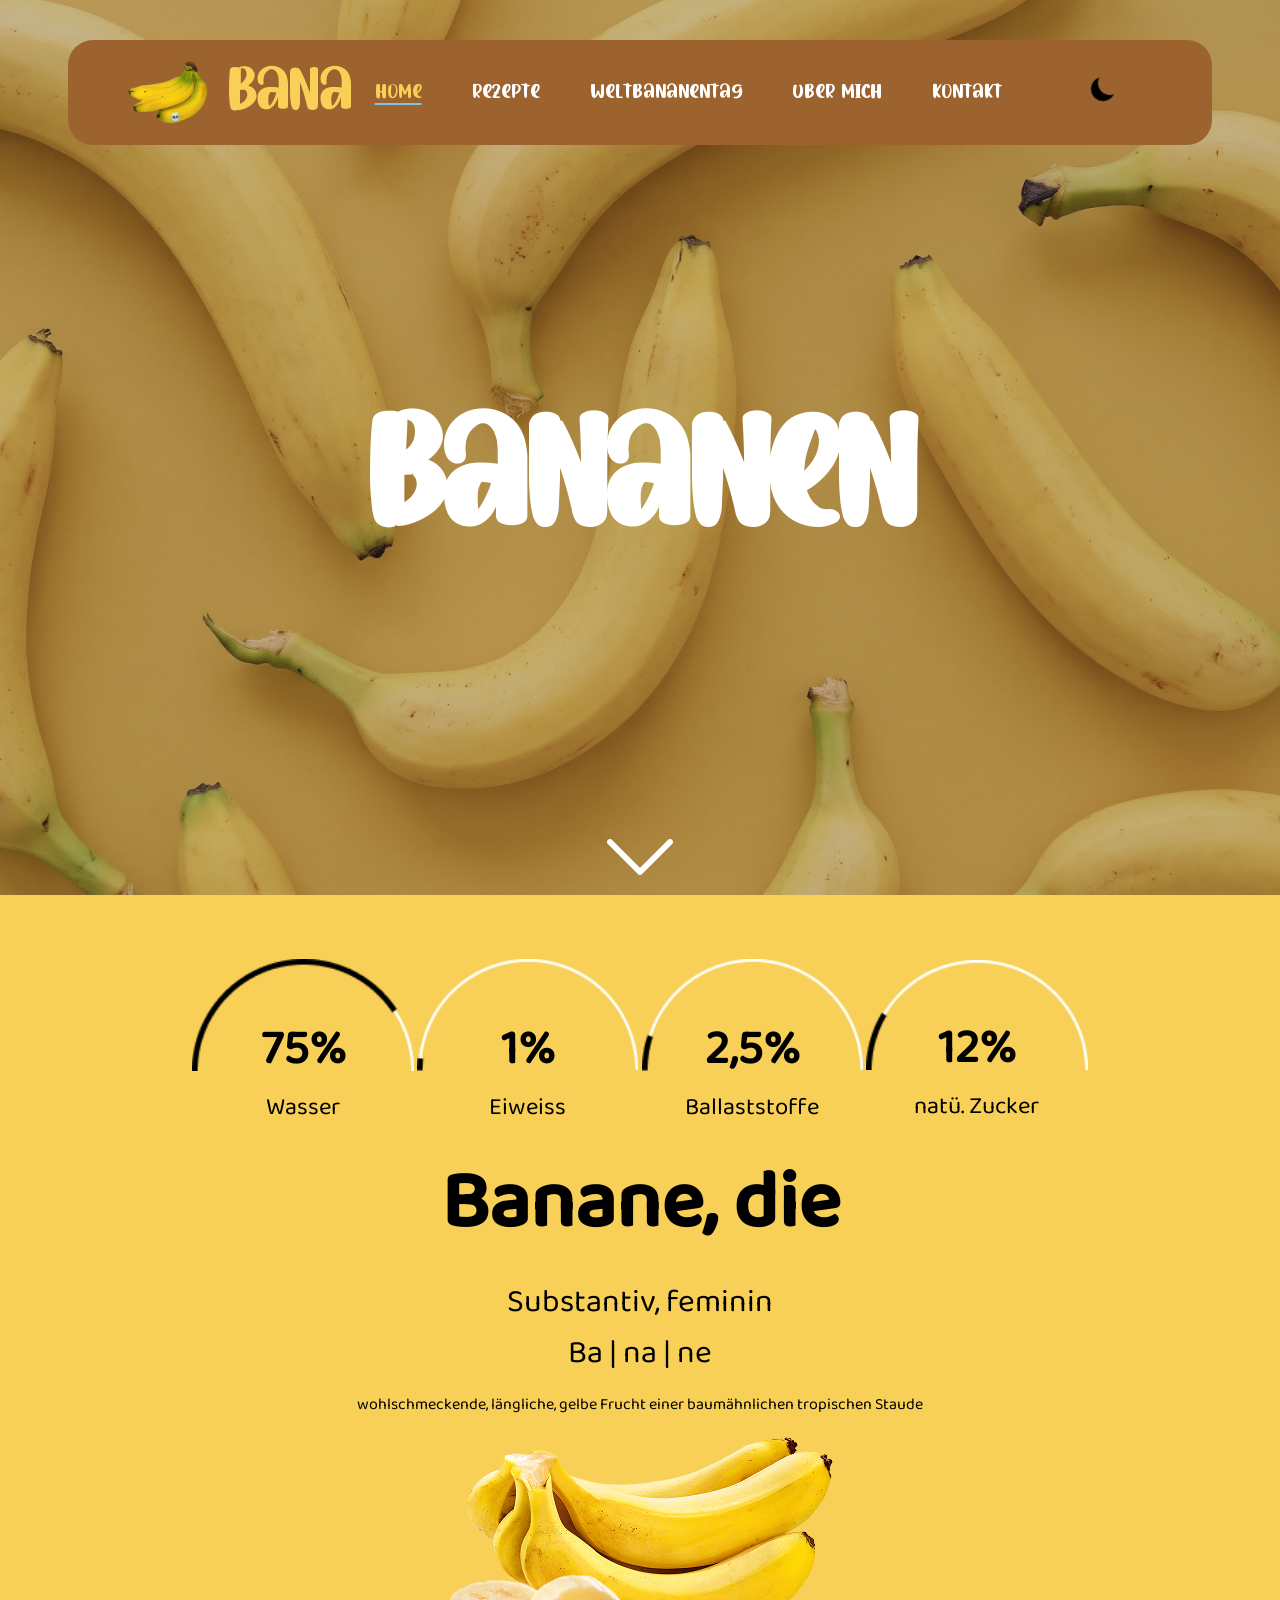
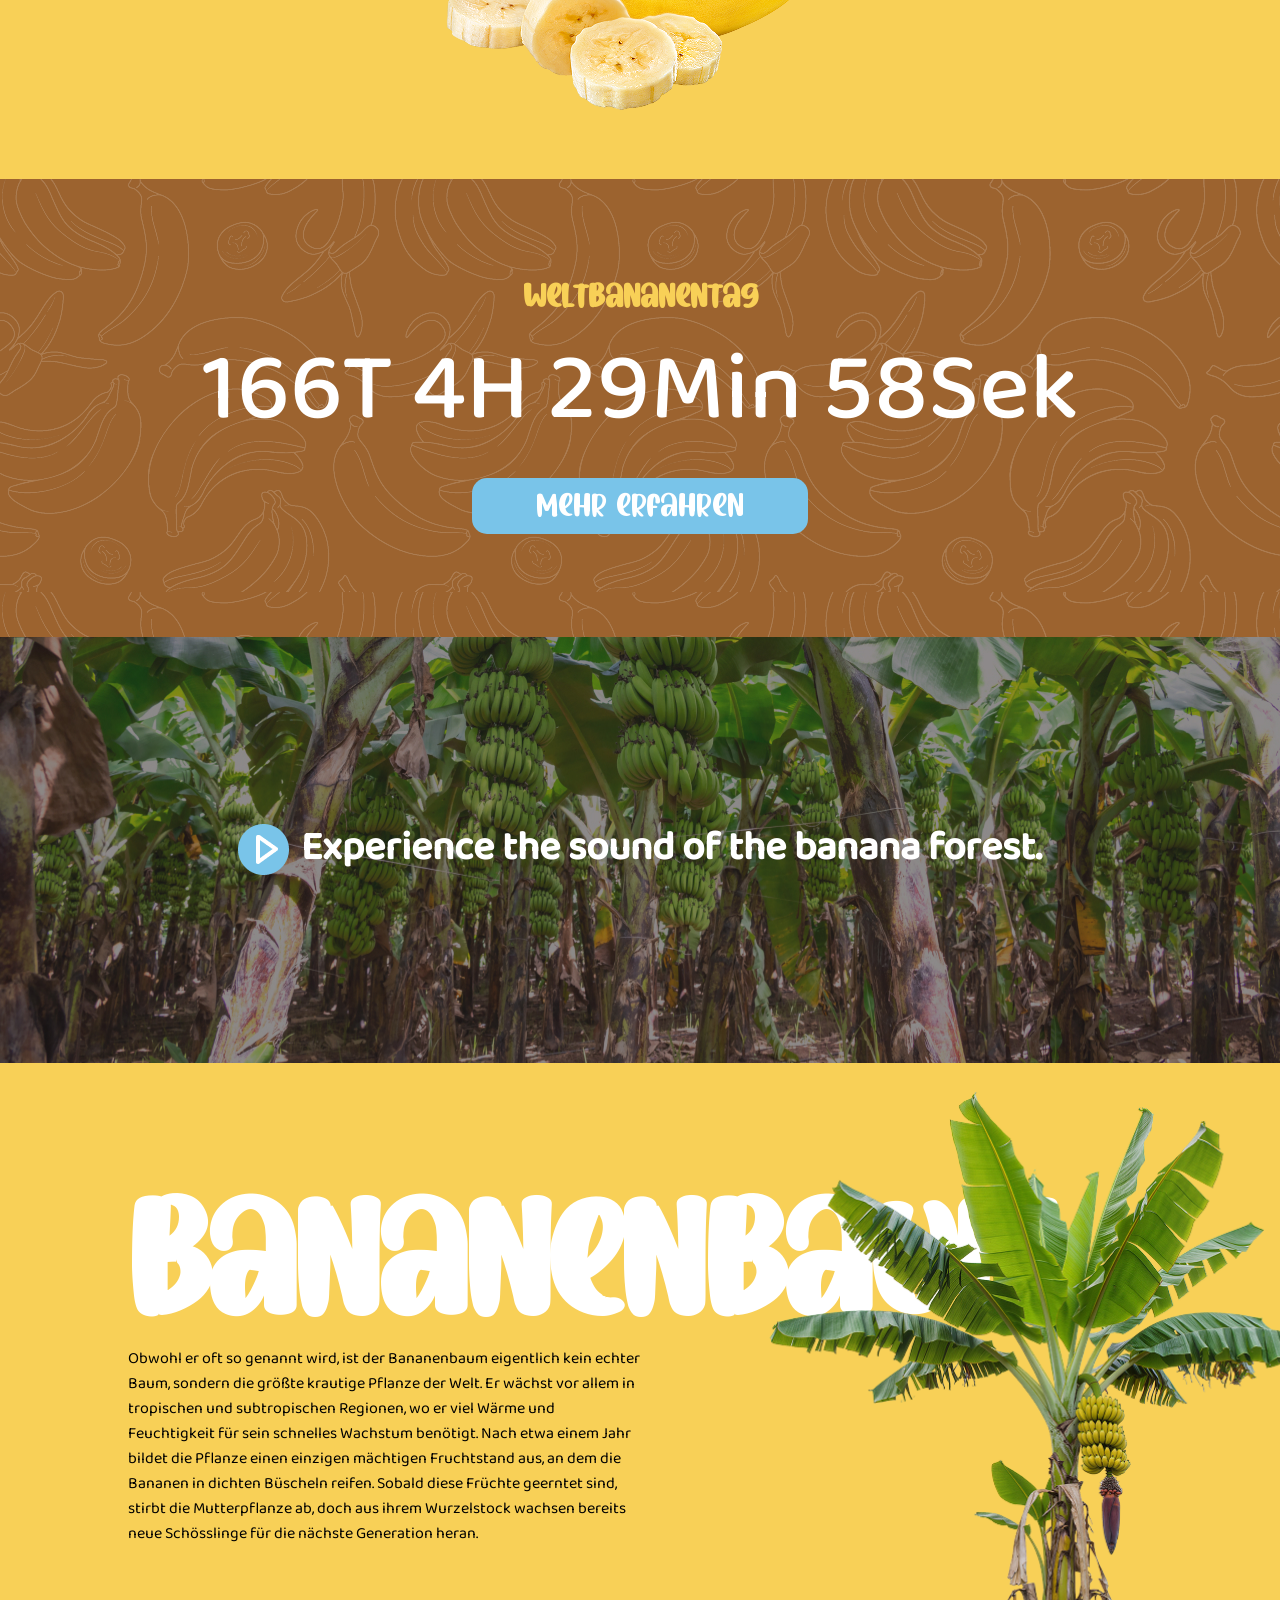
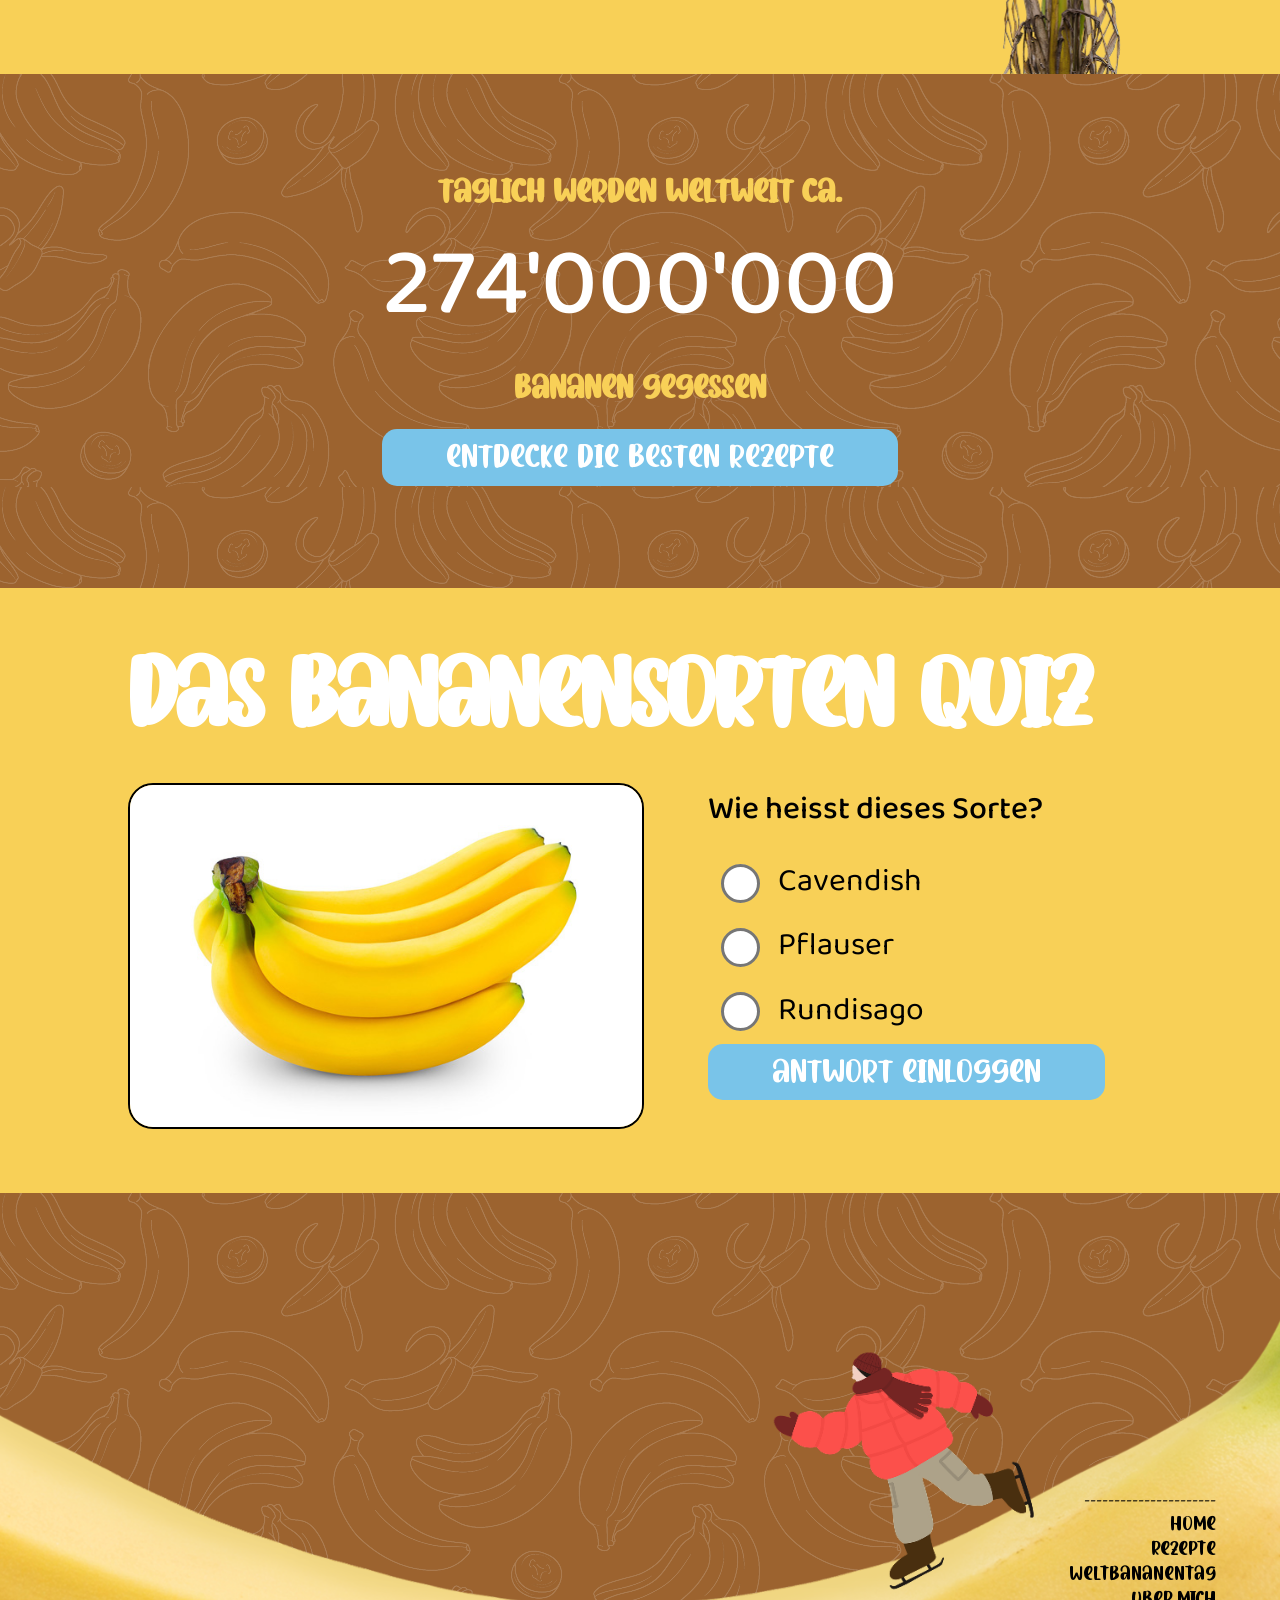
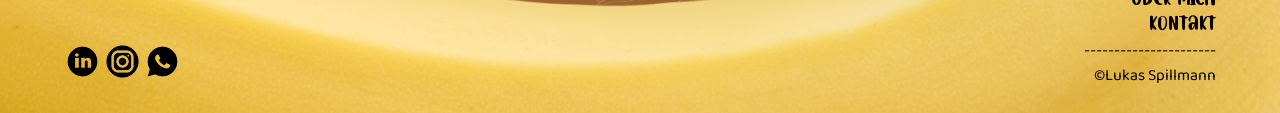
<file: index.html>
<!doctype html>
<html lang="de">


<head>
    <meta charset="UTF-8">
    <meta name="viewport"
          content="width=device-width, user-scalable=no, initial-scale=1.0, maximum-scale=1.0, minimum-scale=1.0">
    <meta http-equiv="X-UA-Compatible" content="ie=edge">

    <!-- Verlinkung des CSS   -->
    <link rel="stylesheet" href="css/style.css">

    <title>Die Welt der Bananen</title>
</head>


<!--Hauptteil der Webseite. data-theme bestimmt Light / Dark Mode-->
<body data-theme="light">


<!--Navigation & grosses Header Bild-->
<header id="header-home">

    <nav class="topnavigation">
<!--Bild + Textlogo-->
        <a href="index.html"><img src="img/logo.png" alt="Bananen-Logo"><div>Bana</div></a>

<!--Navigations Elemente der Top_Navigation-->
        <ul>
            <li><a href="index.html" class="nav-view">Home</a></li>
            <li><a href="rezepte.html">Rezepte</a></li>
            <li><a href="weltbananentag.html">Weltbananentag</a></li>
            <li><a href="ubermich.html">Über mich</a></li>
            <li><a href="kontakt.html">Kontakt</a></li>
        </ul>

<!-- Icon um von White zu Dark Mode zu wechseln       -->
        <button id="toggle-theme" class="dark-white-switch"><img src="img/icons/switch-to-dark.png" id="darkwhiteswitchimg" alt="Switch to dark Symbol"></button>
    </nav>

<!-- Titel + Pfeil um nach unten zu scrollen-->
        <h1>Bananen</h1>
        <img class="down-arrow" src="img/icons/down-arrow-white.png" alt="Pfeil um nach unten zu scrollen">


</header>


<!--gesamter Webseiten Content. unterteilt in verschiedene Abschnitte-->
<main>

<!--Section Bananen Nutri Facts + Duden Beschreibung-->
    <section>
        <div class="nutri-facts">
            <div><img src="img/home/score-water.png" alt="Score Wasser"><b>75%</b>Wasser</div>
            <div><img src="img/home/score-eiweiss.png" alt="Score Wasser"><b>1%</b>Eiweiss</div>
            <div><img src="img/home/score-ballaststoffe.png" alt="Score Wasser"><b>2,5%</b>Ballaststoffe</div>
            <div><img src="img/home/score-zucker.png" alt="Score Wasser"><b>12%</b>natü. Zucker</div>
        </div>
        <div class="banane-duden">
            <h2>Banane, die</h2>
            <p>
                Substantiv, feminin <br>
                Ba | na | ne <br>
            <p class="beschreibung-banane">wohlschmeckende, längliche, gelbe Frucht einer baumähnlichen tropischen Staude</p>
            <img src="img/home/banane.png" alt="Mehrere Bananenstuecke und ganze Bananen">
        </div>
    </section>


<!--Section Countdown bis zum Weltbananentag-->
    <section class="weltbananentag-home , brown-background">
        <h3>Weltbananentag</h3>
        <p id="countdownhome">45T 18H 12Min 24Sek</p>
        <button onclick="window.location.href='/weltbananentag.html'" >Mehr erfahren</button>
    </section>

<!--Section Bananaforest Soundeffect-->
    <section class="bananaforest-home">
        <img src="img/icons/button-play.png" alt="Musik abspielen" onclick="changeimg()" id="playbutton">
        <h2>Experience the sound of the banana forest.</h2>

    </section>

<!--Section Bananenbaum Beschreibung-->
    <section class="bananenbaumbeschreibung">
        <h2>Bananenbaum</h2>
        <p>Obwohl er oft so genannt wird, ist der Bananenbaum eigentlich kein echter Baum, sondern die größte krautige Pflanze der Welt. Er wächst vor allem in tropischen und subtropischen Regionen, wo er viel Wärme und Feuchtigkeit für sein schnelles Wachstum benötigt. Nach etwa einem Jahr bildet die Pflanze einen einzigen mächtigen Fruchtstand aus, an dem die Bananen in dichten Büscheln reifen. Sobald diese Früchte geerntet sind, stirbt die Mutterpflanze ab, doch aus ihrem Wurzelstock wachsen bereits neue Schösslinge für die nächste Generation heran.</p>
        <img src="img/home/bananenbaum.png" alt="Bananenbaum">
    </section>

<!-- Section Taeglich gegessene Bananen-->
    <section class="brown-background , rezeptehome">
        <h3>Täglich werden weltweit ca.</h3>
        <p>274'000'000</p>
        <h3>Bananen gegessen</h3>
        <button onclick="window.location.href='/rezepte.html'" >Entdecke die besten Rezepte</button>
    </section>

<!--Section Bananenquiz-->
    <section class="bananenquiz">
        <h2>Das Bananensorten Quiz</h2>
        <div class="quizelements">
            <img src="img/home/cavendish.jpg" alt="Bananen Sorte Cavendish">
            <div class="quizform">
                <p>Wie heisst dieses Sorte?</p>
                <form action="">
                    <label>
                        <input type="radio" name="options" value="" class="forminput" required>
                           Cavendish
                    </label>
                    <label>
                        <input type="radio" name="options" value="" class="forminput">
                           Pflauser
                    </label>
                    <label>
                        <input type="radio" name="options" value="" class="forminput">
                           Rundisago
                    </label>
                    <input type="submit" value="Antwort einloggen" class="submitform">
                </form>
            </div>
        </div>


    </section>

</main>


<!--Bananen Footer mit kleiner Navigation - auf jeder Seite gleich-->

    <footer class="brown-background">
        <img class="footerimg" src="img/Footer.png" alt="">

        <div class="footer-content">
            <div>
                <img src="img/icons/linkedin.png" alt="">
                <img src="img/icons/instagram.png" alt="">
                <img src="img/icons/whatsapp.png" alt="">
            </div>
                <p>
                    ---------------------- <br>
                    <a href="index.html">Home</a> <br>
                    <a href="rezepte.html">Rezepte</a> <br>
                    <a href="weltbananentag.html">Weltbananentag</a> <br>
                    <a href="ubermich.html">Über mich</a> <br>
                    <a href="kontakt.html">Kontakt</a> <br>
                    ---------------------- <br>
                    ©Lukas Spillmann
             </p>
        </div>

    </footer>


<script src="script/script.js"></script>
<script src="script/toggle-dark-white.js"></script>
</body>




</html>
</file>
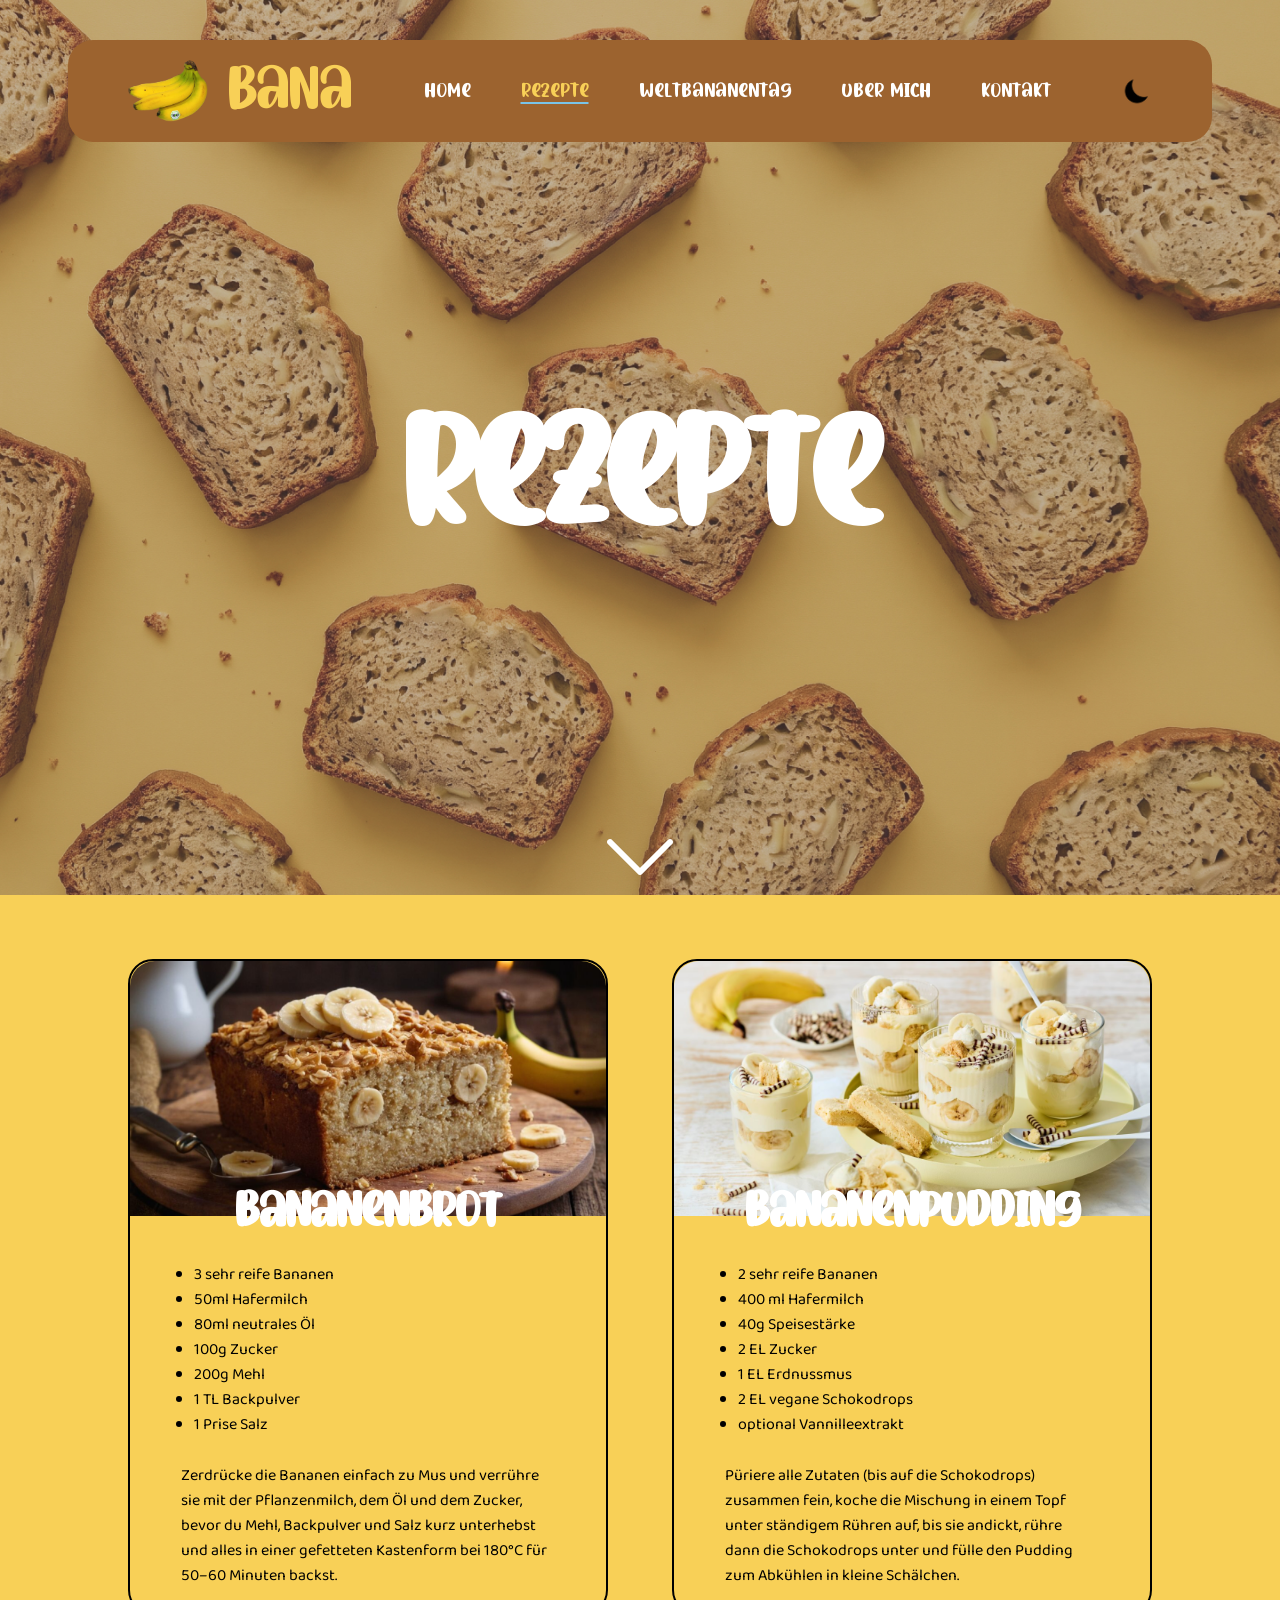
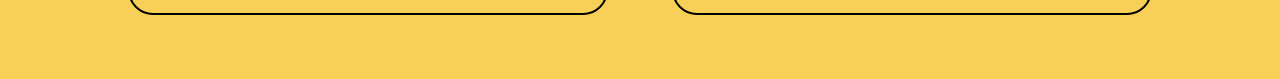
<file: rezepte.html>
<!doctype html>
<html lang="de">


    <head>
        <meta charset="UTF-8">
        <meta name="viewport"
              content="width=device-width, user-scalable=no, initial-scale=1.0, maximum-scale=1.0, minimum-scale=1.0">
        <meta http-equiv="X-UA-Compatible" content="ie=edge">

        <!-- Verlinkung des CSS   -->
        <link rel="stylesheet" href="css/style.css">

        <title>Die Welt der Bananen</title>
    </head>


    <!--Hauptteil der Webseite. data-theme bestimmt Light / Dark Mode-->
    <body data-theme="light">


    <!--Navigation & grosses Header Bild-->
    <header id="header-rezepte">

        <nav class="topnavigation">
            <!--Bild + Textlogo-->
            <a href="index.html"><img src="img/logo.png" alt="Bananen-Logo"><div>Bana</div></a>

            <!--Navigations Elemente der Top_Navigation-->
            <ul>
                <li><a href="index.html">Home</a></li>
                <li><a href="rezepte.html" class="nav-view">Rezepte</a></li>
                <li><a href="weltbananentag.html">Weltbananentag</a></li>
                <li><a href="ubermich.html">Über mich</a></li>
                <li><a href="kontakt.html">Kontakt</a></li>
            </ul>

            <!-- Icon um von White zu Dark Mode zu wechseln       -->
            <a class="dark-white-switch" href=""><img src="img/icons/switch-to-dark.png" alt="Switch to dark Symbol"></a>
        </nav>

        <!-- Titel + Pfeil um nach unten zu scrollen-->
        <h1>Rezepte</h1>
        <img class="down-arrow" src="img/icons/down-arrow-white.png" alt="Pfeil um nach unten zu scrollen">


    </header>

<!--Section Bananenrezepte-->
<section class="bananenrezepte">
        <article>
        <img src="img/rezepte/rezept1.png" alt="Bananenkuchen">
        <h2>Bananenbrot</h2>
        <div class="rezept-beschreibung">
            <ul>
                <li>3 sehr reife Bananen</li>
                <li>50ml Hafermilch</li>
                <li>80ml neutrales Öl</li>
                <li>100g Zucker</li>
                <li>200g Mehl</li>
                <li>1 TL Backpulver</li>
                <li>1 Prise Salz</li>
            </ul>
            <p>Zerdrücke die Bananen einfach zu Mus und verrühre sie mit der Pflanzenmilch, dem Öl und dem Zucker, bevor du Mehl, Backpulver und Salz kurz unterhebst und alles in einer gefetteten Kastenform bei 180°C für 50–60 Minuten backst.</p>
        </div>
    </article>
    <article>
        <img src="img/rezepte/rezept2.png" alt="Bananenkuchen">
        <h2>Bananenpudding</h2>
        <div class="rezept-beschreibung">
            <ul>
                <li>2 sehr reife Bananen</li>
                <li>400 ml Hafermilch</li>
                <li>40g Speisestärke</li>
                <li>2 EL Zucker</li>
                <li>1 EL Erdnussmus</li>
                <li>2 EL vegane Schokodrops</li>
                <li>optional Vannilleextrakt</li>
            </ul>
            <p>Püriere alle Zutaten (bis auf die Schokodrops) zusammen fein, koche die Mischung in einem Topf unter ständigem Rühren auf, bis sie andickt, rühre dann die Schokodrops unter und fülle den Pudding zum Abkühlen in kleine Schälchen.</p>
        </div>
    </article>
</section>





    </body>
</html>
</file>
<file: css/style.css>
/* Import der Banana Schrift (Primary Font) aus dem fonts Ordner */
@font-face {
    font-family: "Banana";
    src: url("../fonts/banana.regular.woff2");  }

/* Import der Baloo Bhaijaan 2 Schrift (Secondary Font) aus dem fonts Ordner */
@font-face {
    font-family: "BalooBhaijaan";
    src: url("../fonts/BalooBhaijaan2-Medium.woff2");  }

/* Import der Baloo 2 Schrift (Fliesstext Font) aus dem fonts Ordner */
@font-face {
    font-family: "Baloo2";
    src: url("../fonts/Baloo2-Regular.woff2");  }


:root{
/*Variablen aller Farben der Webseite - WhiteMode*/
    --color-primary: #F8D057;
    --color-secondary: #9C632F;
    --color-accent1: #79C4E9;
    --color-font-primary: #000000;
    --color-font-secondary: #ffffff;
    --color-font-accent1: #F8D057;
/*Variablen aller Schriften der Webseite*/
    --font-primary: "Banana",Arial, sans-serif;
    --font-secondary:"BalooBhaijaan",Arial, sans-serif;
    --font-fliesstext:"Baloo2",Arial, sans-serif;
/*Allgemeine Variablen*/
    --globalmaxwidth: 80vw;
    --globalborderadius: 25px;
}

[data-theme="dark"]{
    /*Variablen aller Farben der Webseite - WhiteMode*/
    --color-primary: #aa933f;
    --color-secondary: #402306;
    --color-accent1: #25414c;
    --color-font-primary: #e1e1e1;
    --color-font-secondary: #dcdcdc;
    --color-font-accent1: #55491f;
}


*{
    margin: 0;
    padding: 0;
    text-decoration: none;
    transition: background-color 0.5s ease, color 0.5s ease, border-color 0.5s ease;

}

h1{
    font-family: var(--font-primary), Arial, sans-serif;
    color: var(--color-font-secondary);
    font-size: 12vw;
}
h2{
    font-family: var(--font-secondary), Arial, sans-serif;
    font-size: 5em;
}
h3{
    font-family: var(--font-primary), Arial, sans-serif;
    font-size: 2em;
    color: var(--color-font-accent1);
}


/*Braune Sections auf der Webseite*/
.brown-background{
    background-color: var(--color-secondary);
    background-image: url("../img/banana-silouette.png");
    color: var(--color-font-secondary);
}
/*Allgemeines Styling der Buttons*/
button,
.submitform{
    background-color: var(--color-accent1);
    border: none;
    border-radius: calc(var(--globalborderadius) - 10px);
    padding: 1vw 5vw;
    font-family: var(--font-primary), Arial, sans-serif;
    color: var(--color-font-secondary);
    font-size: 2em;
}

button:hover,
.submitform:hover{
    color: var(--color-font-accent1);
    cursor: pointer;
}


body{
    background-color: var(--color-primary);
    color: var(--color-font-primary);
    font-family: var(--font-fliesstext), Arial, sans-serif;
    transition: background-color 0.5s ease, color 0.5s ease;
    overflow-x: hidden;
}

/*Header Image*/
header{
    background-size: cover;
    padding-top: 40px;
    height: 95vh;
    display: flex;
    flex-direction: column;
    align-items: center;
    justify-content: space-between;
    width: 100vw;
}

#header-home{
    background-image: url("../img/headerimg/headerimg-home.jpg");
}
#header-rezepte{
    background-image: url("../img/headerimg/headerimg-rezepte.jpg");
}

/*Header Navigation */

.topnavigation{
    background-color: var(--color-secondary);
    border-radius: var(--globalborderadius);
    font-family: var(--font-primary), Arial, sans-serif;
    font-size: 20px;
    display: flex;
    flex-direction: row;
    justify-content: space-between;
    align-items: center;
    padding: 20px 60px;
    width: 100vw;
    max-width: var(--globalmaxwidth);

    a{
        display: flex;
        flex-direction: row;
        align-items: center;

        color: var(--color-font-secondary);
        text-decoration: none;
        div{
            font-size: 3em;
            color: var(--color-font-accent1);
        }
    }
    img{
        width: 80px;
        margin-right: 20px;
    }
    ul{
        list-style-type: none;
        display: flex;
        flex-direction: row;
        gap: 50px;
        .nav-view{
            color: var(--color-font-accent1);
            text-decoration: underline;
            text-decoration-color: var(--color-accent1);
            text-underline-offset: 0.25em;
        }
        :hover{
            color: var(--color-font-accent1);
        }
    }
}

.dark-white-switch{
    width: 30px;
    background-color: transparent;
    img{
        width: 30px;
        margin: 0;
        opacity: 100%;
    }
}


.down-arrow{
    margin: 20px;
}

/*Home-Site Nutri Facts*/

.nutri-facts{
    display: flex;
    padding: 5vw 10vw 0 10vw;
    font-size: 1.5em;
    flex-direction: row;
    justify-content: space-between;
    align-items: center;
    margin: 0 auto;
    max-width: calc(var(--globalmaxwidth) - 15vw);

    div{
        display: flex;
        flex-direction: column;
        align-items: center;
        justify-content: space-between;

        img{
            margin-bottom: -60px;
            width: 140%;
        }
        b{
            font-size: 2em;
        }
    }
}

.banane-duden{
    display: flex;
    flex-direction: column;
    align-items: center;
    padding: 1vw 0 5vw 0;
        p{
            text-align: center;
            font-size: 2em;
        }
        .beschreibung-banane{
        font-size: 1em;
            padding: 1vw 0 1vw 0;
        }
    img{
    }
}

/*Home-Site Section Weltbananentag*/
.weltbananentag-home{
    display: flex;
    flex-direction: column;
    align-items: center;
    padding: 8vw 0 8vw 0;
        p{
            font-size: 6em;
            font-family: var(--font-secondary), Arial, sans-serif;
        }
}
/*Home-Site Section Bananaforest Sound*/
.bananaforest-home{
    display: flex;
    padding: 14vw 0 14vw 0;
    background-image: url("../img/home/banana-forest.jpg");
    background-size: 100vw;
    font-size: 0.5em;
    color: var(--color-font-secondary);
    align-items: center;
    flex-direction: row;
    justify-content: center;
    gap: 1vw;
    margin: 0 auto;
}

/*Home-Site Bananenbaumm Beschreibung*/

.bananenbaumbeschreibung{
    display: flex;
    position: relative;
    flex-direction: column;
    justify-content: space-between;
    align-items: flex-start;
    margin: 0 auto;
    padding: 10vw 0;
    max-width: var(--globalmaxwidth);
        h2{
            font-family: var(--font-primary), Arial, sans-serif;
            color: var(--color-font-secondary);
            font-size: 10em;
        }
        p{
            width: 50%;
        }
        img{
            position: absolute;
            z-index: 2;
            width: 600px;
            right: -20%;
            bottom: 0;
        }
}

/*Home-Site Taeglich gegessene Bananen*/

.rezeptehome{
    display: flex;
    flex-direction: column;
    align-items: center;
    padding: 8vw 0 8vw 0;
        p{
            font-size: 6em;
            font-family: var(--font-secondary), Arial, sans-serif;
        }
    button{
        margin-top: 2%;
    }
}
/*Home-Site Bananenquiz*/

.bananenquiz{
    display: flex;
    flex-direction: column;
    align-items: flex-start;
    margin: 0 auto;
    padding: 5vw;
    max-width: var(--globalmaxwidth);
        h2{
            font-family: var(--font-primary), Arial, sans-serif;
            color: var(--color-font-secondary);
            font-size: 6em;
            padding-bottom: 3vw;
        }
        .quizelements{
            display: flex;
            flex-direction: row;
            align-items: flex-start;
            gap: 5vw;
                .quizform{
                    display: flex;
                    flex-direction: column;
                    align-items: flex-start;
                        form{
                            display: flex;
                            flex-direction: column;
                            align-items: flex-start;
                            padding: 1vw 0;
                            font-size: 2em;
                                .forminput{
                                    transform: scale(3);
                                    margin: 2vw;
                                }
                                .submitform{
                                    font-size: 1em;
                                }
                        }
                        p{
                            font-family: var(--font-secondary), Arial, sans-serif;
                            font-size: 2em;
                        }
                }
        }
        img{
            width: 50%;
            border: black solid 2px;
            border-radius: var(--globalborderadius);
        }
}
/*Rezepte-Site Rezept Artikel Grid*/
.bananenrezepte{
    display: grid;
    grid-template-columns: 37.5vw 37.5vw;
    max-width: var(--globalmaxwidth);
    margin: 5vw auto;
    gap: 5vw;
        article{
            display: flex;
            flex-direction: column;
            align-items: center;
            border: black solid 2px;
            border-radius: var(--globalborderadius);

                div{
                    display: flex;
                    flex-direction: column;
                    align-items: flex-start;
                    padding: 2vw 4vw;
                }
                img{
                    width: 100%;
                    border-radius: var(--globalborderadius) var(--globalborderadius) 0 0;
                }
                h2{
                    font-family: var(--font-primary), Arial, sans-serif;
                    color: var(--color-font-secondary);
                    font-size: 3em;
                    margin-top: -3vh;
                }
                ul{
                    padding-bottom: 2vw;
                    padding-left: 1vw;
                }

        }
}










/*Footer*/

footer{
    position: relative;
    width: 100vw;
    margin: 0;
    padding-top: 8vw;
        .footerimg{
            width: 100%;
            height: auto;
            display: block;
        }
        .footer-content{
            position: absolute;
            top: 0;
            left: 0;
            width: 100%;
            height: 100%;
            display: flex;
            flex-direction: row;
            align-items: flex-end;
            justify-content: space-between;
            box-sizing: border-box;
            padding: 2vw 5vw;
            text-align: right;
            color: var(--color-font-primary);
                p{
                    a{
                    text-decoration: none;
                    color: var(--color-font-primary);
                    font-family: var(--font-primary), Arial, sans-serif;
                    font-size: 1.2em;
                    }
                    :hover{
                        color: var(--color-font-secondary);
                     }
                }
        }

}
</file>
